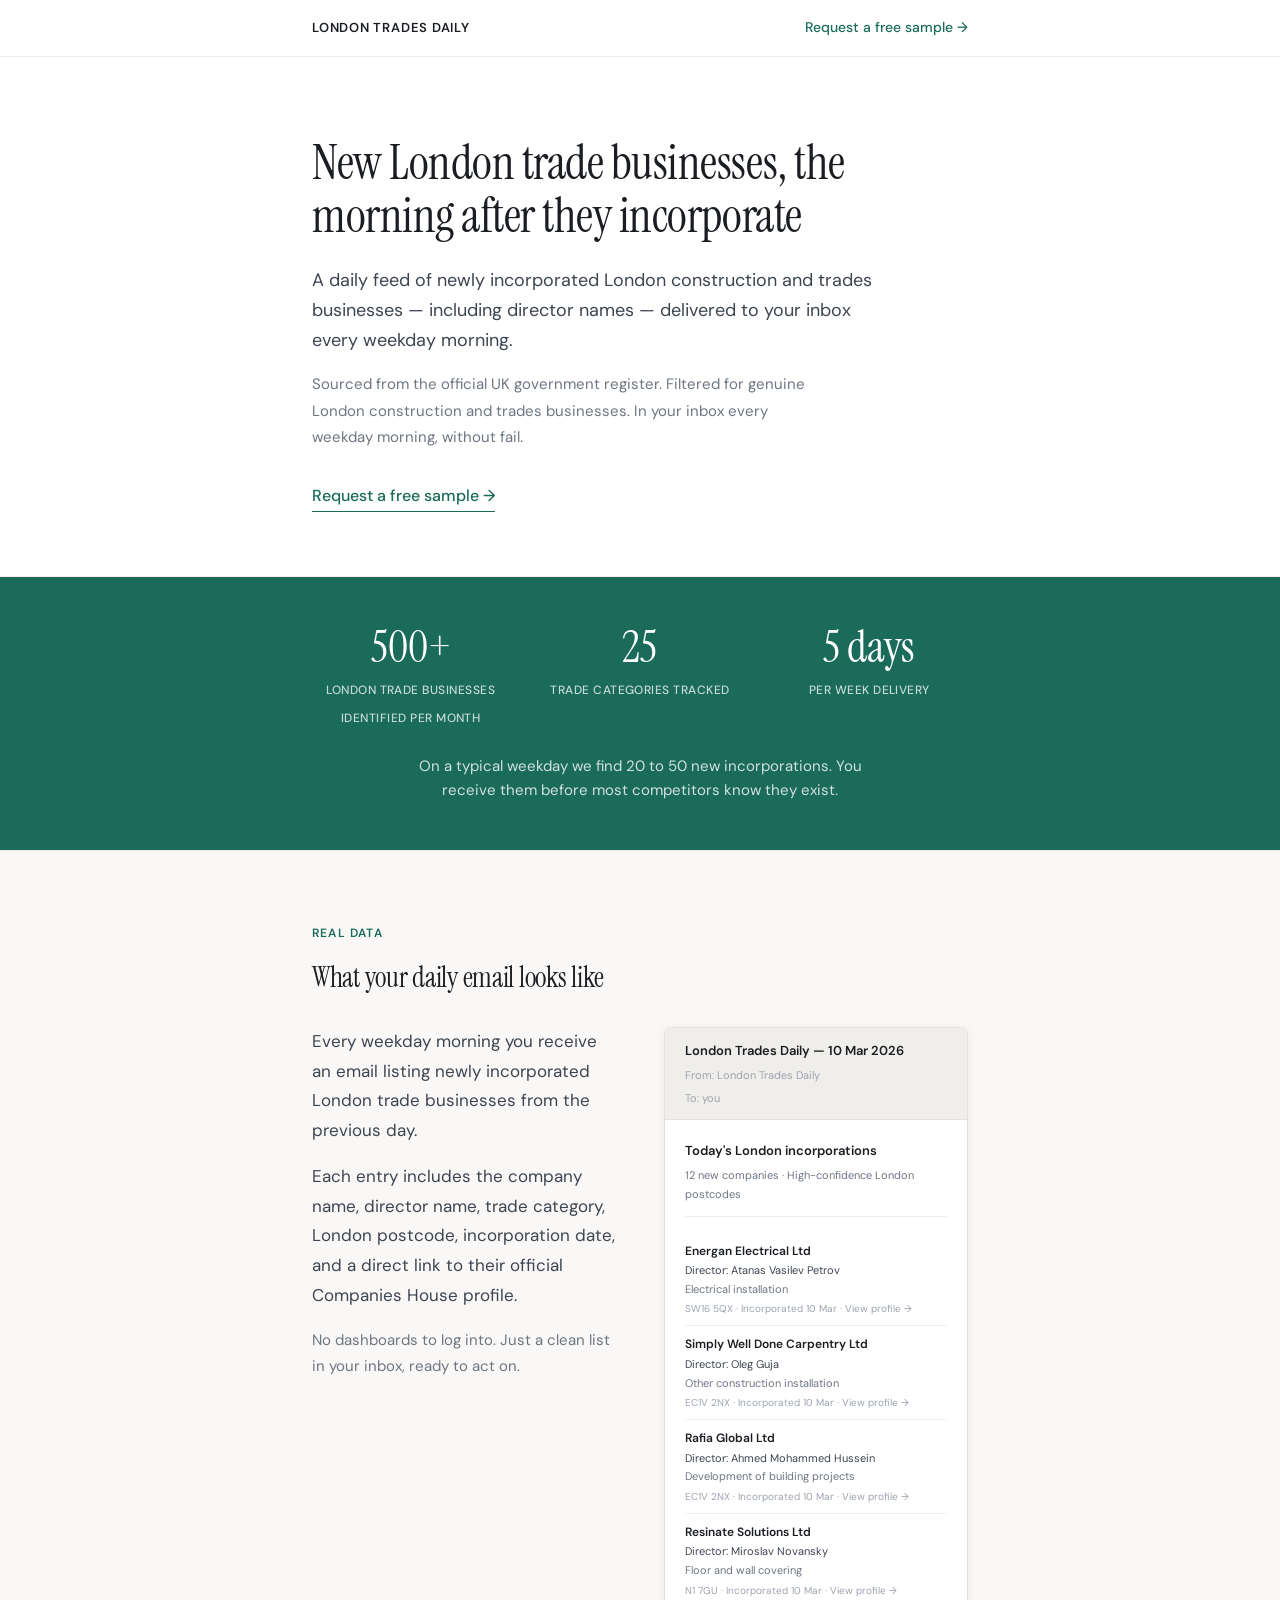
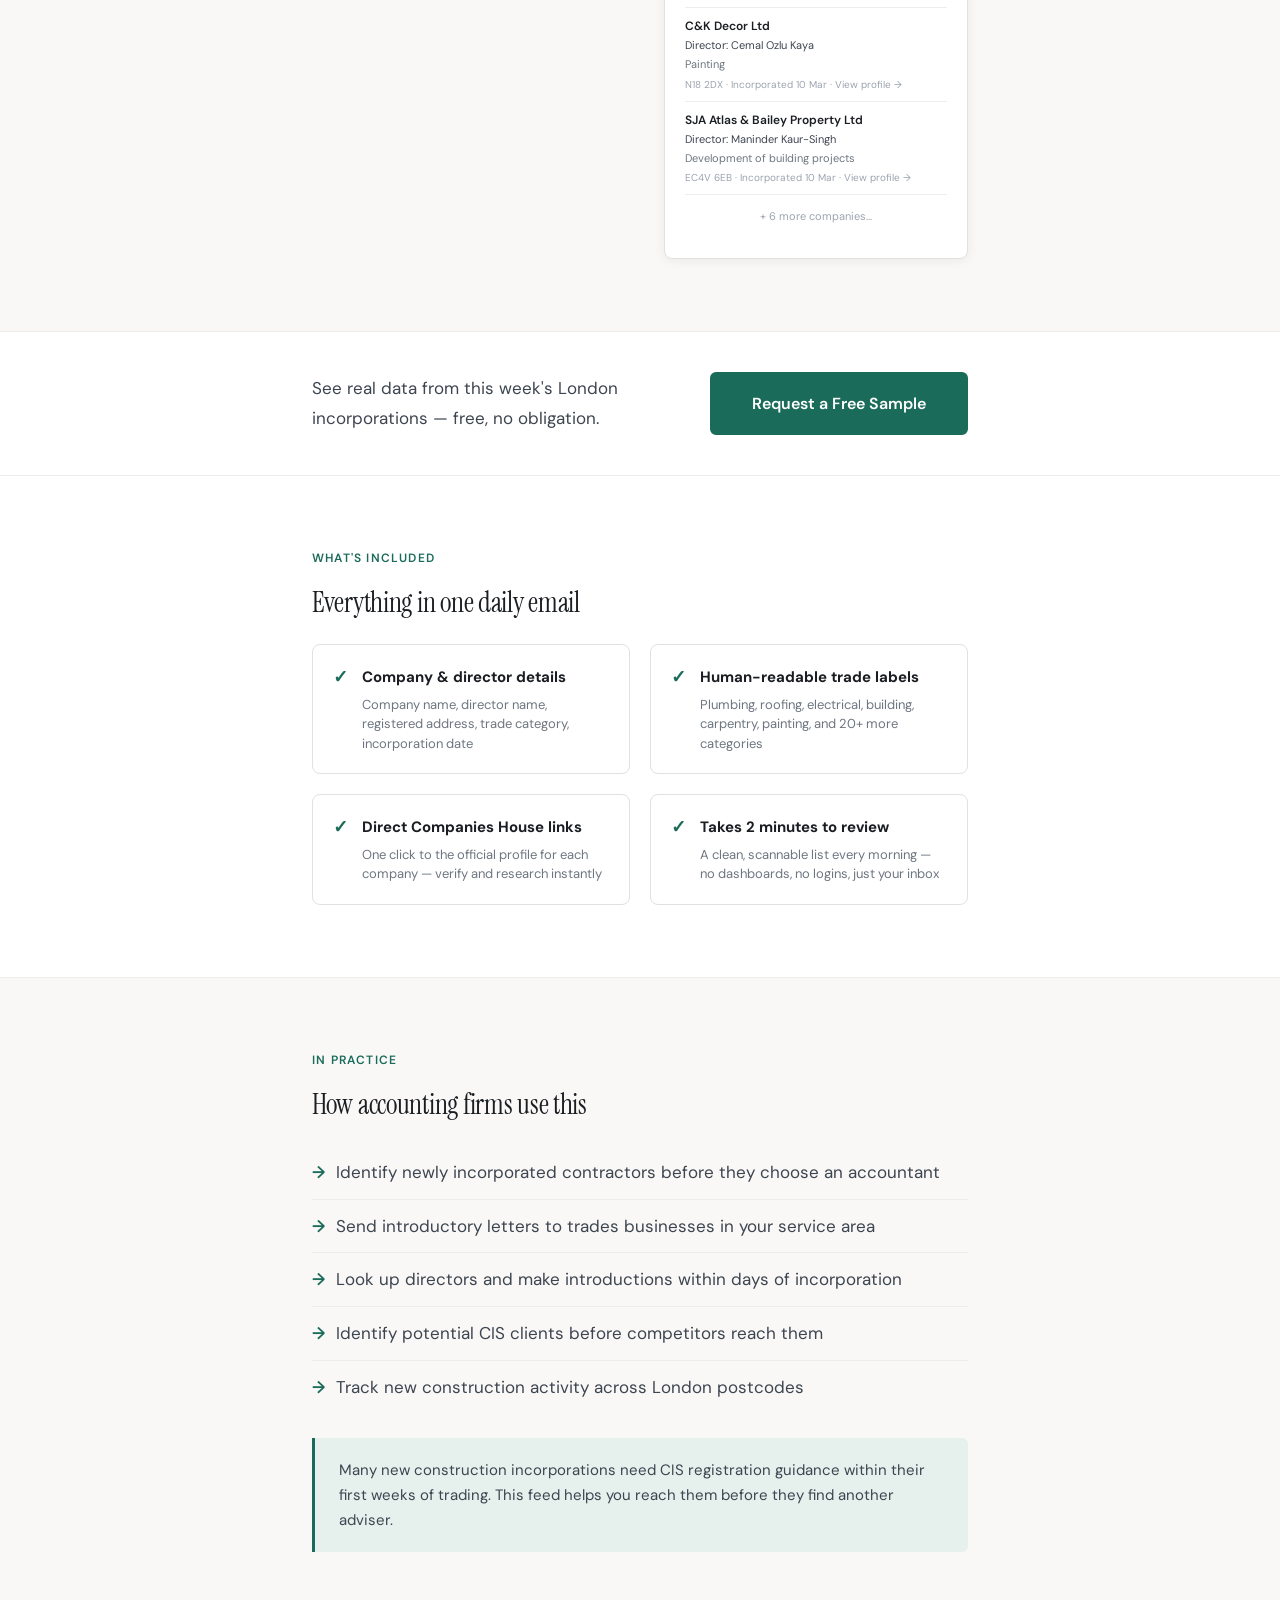
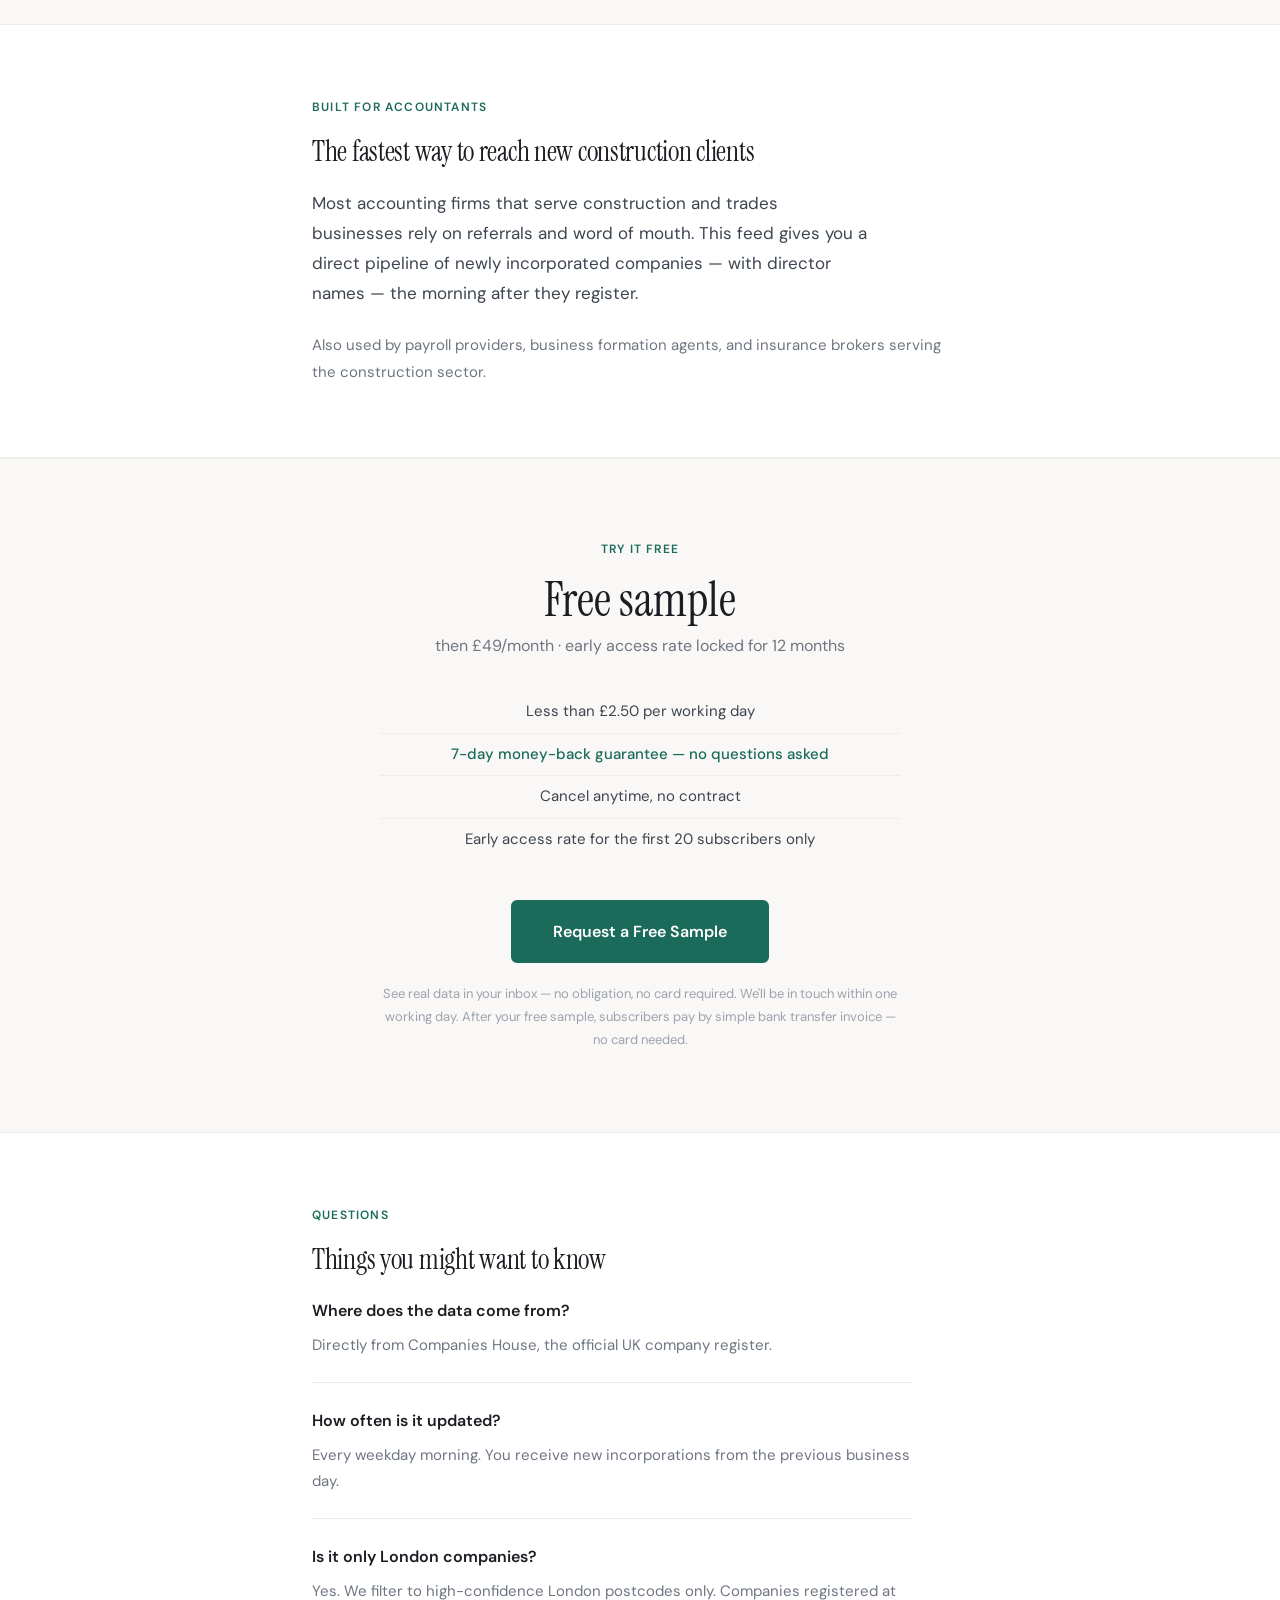
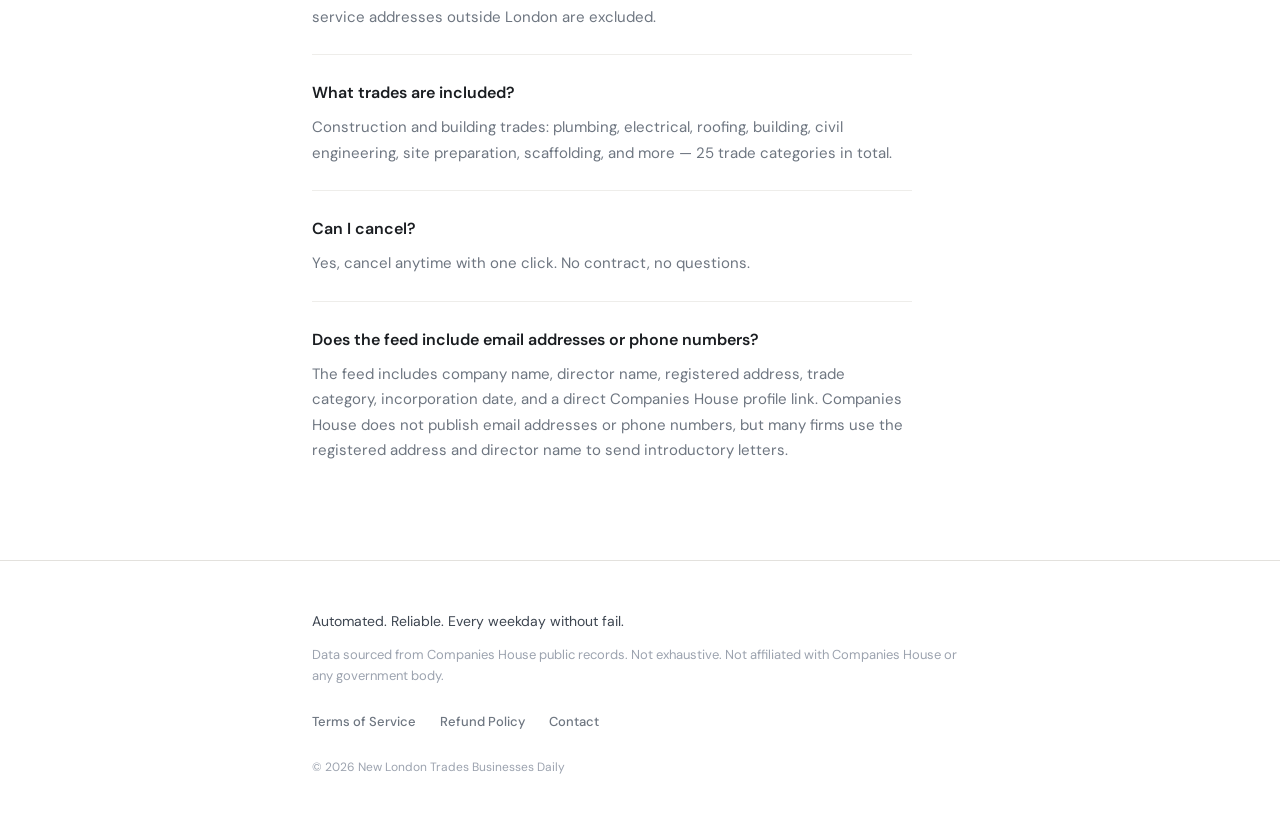
<file: index.html>
<!DOCTYPE html>
<html lang="en">
<head>
    <meta charset="UTF-8">
    <meta name="viewport" content="width=device-width, initial-scale=1.0">
    <title>New London Trades Businesses Daily</title>
    <link rel="preconnect" href="https://fonts.googleapis.com">
    <link rel="preconnect" href="https://fonts.gstatic.com" crossorigin>
    <link href="https://fonts.googleapis.com/css2?family=Instrument+Serif&family=DM+Sans:wght@400;500;600&display=swap" rel="stylesheet">
    <link rel="stylesheet" href="styles.css?v=5">
</head>
<body>

    <nav class="topbar">
        <div class="container topbar-inner">
            <span class="topbar-brand">London Trades Daily</span>
            <a href="https://forms.gle/AXwfoAjnkyXZRsHv6" class="topbar-cta">Request a free sample →</a>
        </div>
    </nav>

    <header class="hero">
        <div class="container">
            <h1>New London trade businesses, the morning after they&nbsp;incorporate</h1>
            <p class="hero-sub">A daily feed of newly incorporated London construction and trades businesses — including director names — delivered to your inbox every weekday morning.</p>
            <p class="hero-detail">Sourced from the official UK government register. Filtered for genuine London construction and trades businesses. In your inbox every weekday morning, without fail.</p>
            <a href="https://forms.gle/AXwfoAjnkyXZRsHv6" class="hero-cta">Request a free sample →</a>
        </div>
    </header>

    <!-- Stat banner -->
    <section class="stat-banner">
        <div class="container">
            <div class="stat-grid">
                <div class="stat-item">
                    <span class="stat-number">500+</span>
                    <span class="stat-label">London trade businesses identified per month</span>
                </div>
                <div class="stat-item">
                    <span class="stat-number">25</span>
                    <span class="stat-label">Trade categories tracked</span>
                </div>
                <div class="stat-item">
                    <span class="stat-number">5 days</span>
                    <span class="stat-label">Per week delivery</span>
                </div>
            </div>
            <p class="stat-supporting">On a typical weekday we find 20 to 50 new incorporations. You receive them before most competitors know they exist.</p>
        </div>
    </section>

    <!-- Email mockup — the proof -->
    <section class="email-mockup-section">
        <div class="container">
            <p class="section-label">Real data</p>
            <h2>What your daily email looks like</h2>
            <div class="email-mockup-layout">
                <div class="email-mockup-text">
                    <p>Every weekday morning you receive an email listing newly incorporated London trade businesses from the previous day.</p>
                    <p>Each entry includes the company name, director name, trade category, London postcode, incorporation date, and a direct link to their official Companies House profile.</p>
                    <p class="muted-text">No dashboards to log into. Just a clean list in your inbox, ready to act on.</p>
                </div>
                <div class="email-mockup-frame">
                    <div class="email-mockup-header">
                        <span class="em-subject">London Trades Daily — 10 Mar 2026</span>
                        <span class="em-from">From: London Trades Daily</span>
                        <span class="em-to">To: you</span>
                    </div>
                    <div class="email-mockup-body">
                        <div class="em-title">Today's London incorporations</div>
                        <div class="em-summary">12 new companies · High-confidence London postcodes</div>
                        <div class="em-entry">
                            <div class="em-company">Energan Electrical Ltd</div>
                            <div class="em-director">Director: Atanas Vasilev Petrov</div>
                            <div class="em-trade">Electrical installation</div>
                            <div class="em-meta">SW16 5QX · Incorporated 10 Mar · View profile →</div>
                        </div>
                        <div class="em-entry">
                            <div class="em-company">Simply Well Done Carpentry Ltd</div>
                            <div class="em-director">Director: Oleg Guja</div>
                            <div class="em-trade">Other construction installation</div>
                            <div class="em-meta">EC1V 2NX · Incorporated 10 Mar · View profile →</div>
                        </div>
                        <div class="em-entry">
                            <div class="em-company">Rafia Global Ltd</div>
                            <div class="em-director">Director: Ahmed Mohammed Hussein</div>
                            <div class="em-trade">Development of building projects</div>
                            <div class="em-meta">EC1V 2NX · Incorporated 10 Mar · View profile →</div>
                        </div>
                        <div class="em-entry">
                            <div class="em-company">Resinate Solutions Ltd</div>
                            <div class="em-director">Director: Miroslav Novansky</div>
                            <div class="em-trade">Floor and wall covering</div>
                            <div class="em-meta">N1 7GU · Incorporated 10 Mar · View profile →</div>
                        </div>
                        <div class="em-entry">
                            <div class="em-company">C&amp;K Decor Ltd</div>
                            <div class="em-director">Director: Cemal Ozlu Kaya</div>
                            <div class="em-trade">Painting</div>
                            <div class="em-meta">N18 2DX · Incorporated 10 Mar · View profile →</div>
                        </div>
                        <div class="em-entry">
                            <div class="em-company">SJA Atlas &amp; Bailey Property Ltd</div>
                            <div class="em-director">Director: Maninder Kaur-Singh</div>
                            <div class="em-trade">Development of building projects</div>
                            <div class="em-meta">EC4V 6EB · Incorporated 10 Mar · View profile →</div>
                        </div>
                        <div class="em-entry em-more">+ 6 more companies...</div>
                    </div>
                </div>
            </div>
        </div>
    </section>

    <!-- Mid-page CTA -->
    <section class="mid-cta">
        <div class="container mid-cta-inner">
            <p class="mid-cta-text">See real data from this week's London incorporations — free, no obligation.</p>
            <a href="https://forms.gle/AXwfoAjnkyXZRsHv6" class="btn btn-primary">Request a Free Sample</a>
        </div>
    </section>

    <!-- What's included — tightened -->
    <section class="section section--bordered">
        <div class="container">
            <p class="section-label">What's included</p>
            <h2>Everything in one daily email</h2>
            <div class="include-grid">
                <div class="include-item">
                    <span class="include-icon">✓</span>
                    <div>
                        <strong>Company &amp; director details</strong>
                        <p>Company name, director name, registered address, trade category, incorporation date</p>
                    </div>
                </div>
                <div class="include-item">
                    <span class="include-icon">✓</span>
                    <div>
                        <strong>Human-readable trade labels</strong>
                        <p>Plumbing, roofing, electrical, building, carpentry, painting, and 20+ more categories</p>
                    </div>
                </div>
                <div class="include-item">
                    <span class="include-icon">✓</span>
                    <div>
                        <strong>Direct Companies House links</strong>
                        <p>One click to the official profile for each company — verify and research instantly</p>
                    </div>
                </div>
                <div class="include-item">
                    <span class="include-icon">✓</span>
                    <div>
                        <strong>Takes 2 minutes to review</strong>
                        <p>A clean, scannable list every morning — no dashboards, no logins, just your inbox</p>
                    </div>
                </div>
            </div>
        </div>
    </section>

    <!-- How firms use this -->
    <section class="section section--warm section--bordered">
        <div class="container">
            <p class="section-label">In practice</p>
            <h2>How accounting firms use this</h2>
            <ul class="use-case-list">
                <li>Identify newly incorporated contractors before they choose an accountant</li>
                <li>Send introductory letters to trades businesses in your service area</li>
                <li>Look up directors and make introductions within days of incorporation</li>
                <li>Identify potential CIS clients before competitors reach them</li>
                <li>Track new construction activity across London postcodes</li>
            </ul>
            <p class="cis-callout">Many new construction incorporations need CIS registration guidance within their first weeks of trading. This feed helps you reach them before they find another adviser.</p>
        </div>
    </section>

    <!-- Built for -->
    <section class="section section--bordered">
        <div class="container">
            <p class="section-label">Built for accountants</p>
            <h2>The fastest way to reach new construction clients</h2>
            <p style="color: var(--ink-secondary); font-size: 1.0625rem; max-width: 560px; margin-bottom: 1.5rem;">Most accounting firms that serve construction and trades businesses rely on referrals and word of mouth. This feed gives you a direct pipeline of newly incorporated companies — with director names — the morning after they register.</p>
            <p style="color: var(--ink-muted); font-size: 0.9375rem;">Also used by payroll providers, business formation agents, and insurance brokers serving the construction sector.</p>
        </div>
    </section>

    <!-- Pricing -->
    <section class="pricing-section">
        <div class="container">
            <div class="pricing-card">
                <p class="section-label">Try it free</p>
                <div class="pricing-amount">Free sample</div>
                <div class="pricing-period">then £49/month · early access rate locked for 12 months</div>
                <ul class="pricing-details">
                    <li>Less than £2.50 per working day</li>
                    <li class="highlight">7-day money-back guarantee — no questions asked</li>
                    <li>Cancel anytime, no contract</li>
                    <li>Early access rate for the first 20 subscribers only</li>
                </ul>
                <div class="btn-group">
                    <a href="https://forms.gle/AXwfoAjnkyXZRsHv6" class="btn btn-primary">Request a Free Sample</a>
                </div>
                <p class="pricing-footnote">See real data in your inbox — no obligation, no card required. We'll be in touch within one working day. After your free sample, subscribers pay by simple bank transfer invoice — no card needed.</p>
            </div>
        </div>
    </section>

    <!-- FAQ -->
    <section class="section">
        <div class="container">
            <p class="section-label">Questions</p>
            <h2>Things you might want to know</h2>
            <div class="faq-list">
                <div class="faq-item">
                    <p class="faq-q">Where does the data come from?</p>
                    <p class="faq-a">Directly from Companies House, the official UK company register.</p>
                </div>
                <div class="faq-item">
                    <p class="faq-q">How often is it updated?</p>
                    <p class="faq-a">Every weekday morning. You receive new incorporations from the previous business day.</p>
                </div>
                <div class="faq-item">
                    <p class="faq-q">Is it only London companies?</p>
                    <p class="faq-a">Yes. We filter to high-confidence London postcodes only. Companies registered at service addresses outside London are excluded.</p>
                </div>
                <div class="faq-item">
                    <p class="faq-q">What trades are included?</p>
                    <p class="faq-a">Construction and building trades: plumbing, electrical, roofing, building, civil engineering, site preparation, scaffolding, and more — 25 trade categories in total.</p>
                </div>
                <div class="faq-item">
                    <p class="faq-q">Can I cancel?</p>
                    <p class="faq-a">Yes, cancel anytime with one click. No contract, no questions.</p>
                </div>
                <div class="faq-item">
                    <p class="faq-q">Does the feed include email addresses or phone numbers?</p>
                    <p class="faq-a">The feed includes company name, director name, registered address, trade category, incorporation date, and a direct Companies House profile link. Companies House does not publish email addresses or phone numbers, but many firms use the registered address and director name to send introductory letters.</p>
                </div>
            </div>
        </div>
    </section>

    <!-- Footer -->
    <footer class="footer">
        <div class="container">
            <p class="footer-trust">Automated. Reliable. Every weekday without fail.</p>
            <p class="footer-disclaimer">Data sourced from Companies House public records. Not exhaustive. Not affiliated with Companies House or any government body.</p>
            <div class="footer-links">
                <a href="terms.html">Terms of Service</a>
                <a href="refund.html">Refund Policy</a>
                <a href="mailto:brahma27246@gmail.com">Contact</a>
            </div>
            <p class="footer-copy">© 2026 New London Trades Businesses Daily</p>
        </div>
    </footer>

</body>
</html>
</file>
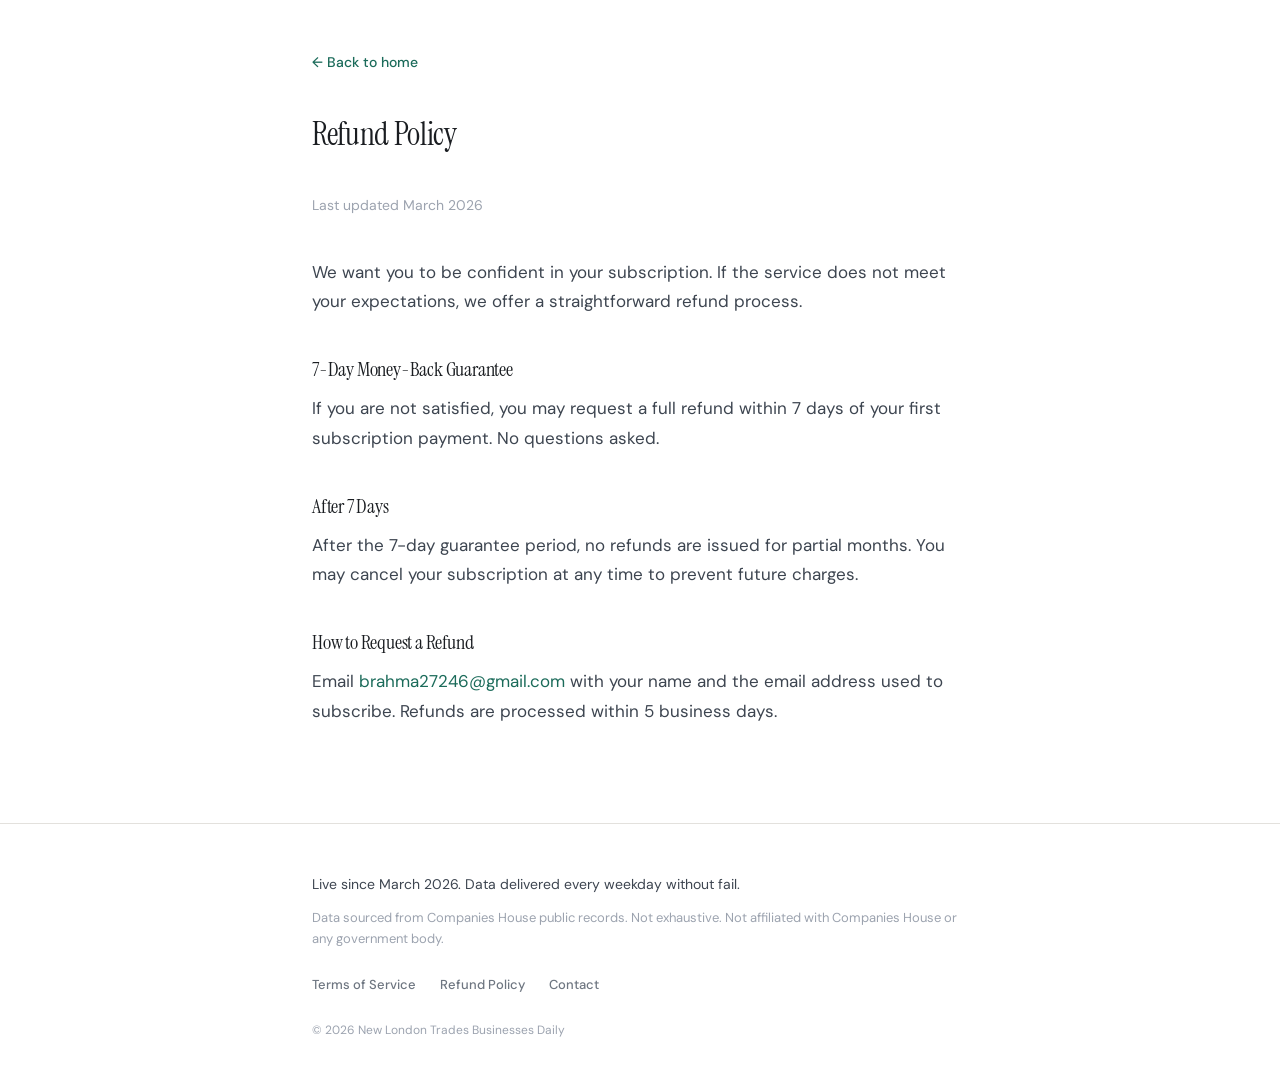
<file: refund.html>
<!DOCTYPE html>
<html lang="en">
<head>
    <meta charset="UTF-8">
    <meta name="viewport" content="width=device-width, initial-scale=1.0">
    <title>Refund Policy — New London Trades Businesses Daily</title>
    <link rel="preconnect" href="https://fonts.googleapis.com">
    <link rel="preconnect" href="https://fonts.gstatic.com" crossorigin>
    <link href="https://fonts.googleapis.com/css2?family=Instrument+Serif&family=DM+Sans:wght@400;500;600&display=swap" rel="stylesheet">
    <link rel="stylesheet" href="styles.css?v=5">
</head>
<body>

    <div class="legal-page">
        <div class="container">

            <a class="back-link" href="index.html">← Back to home</a>

            <h1>Refund Policy</h1>
            <p style="color: var(--ink-faint); font-size: 0.875rem; margin-bottom: 2.5rem;">Last updated March 2026</p>

            <p>We want you to be confident in your subscription. If the service does not meet your expectations, we offer a straightforward refund process.</p>

            <h2>7-Day Money-Back Guarantee</h2>
            <p>If you are not satisfied, you may request a full refund within 7 days of your first subscription payment. No questions asked.</p>

            <h2>After 7 Days</h2>
            <p>After the 7-day guarantee period, no refunds are issued for partial months. You may cancel your subscription at any time to prevent future charges.</p>

            <h2>How to Request a Refund</h2>
            <p>Email <a href="mailto:brahma27246@gmail.com">brahma27246@gmail.com</a> with your name and the email address used to subscribe. Refunds are processed within 5 business days.</p>

        </div>
    </div>

    <footer class="footer">
        <div class="container">
            <p class="footer-trust">Live since March 2026. Data delivered every weekday without fail.</p>
            <p class="footer-disclaimer">Data sourced from Companies House public records. Not exhaustive. Not affiliated with Companies House or any government body.</p>
            <div class="footer-links">
                <a href="terms.html">Terms of Service</a>
                <a href="refund.html">Refund Policy</a>
                <a href="mailto:brahma27246@gmail.com">Contact</a>
            </div>
            <p class="footer-copy">© 2026 New London Trades Businesses Daily</p>
        </div>
    </footer>

</body>
</html>
</file>
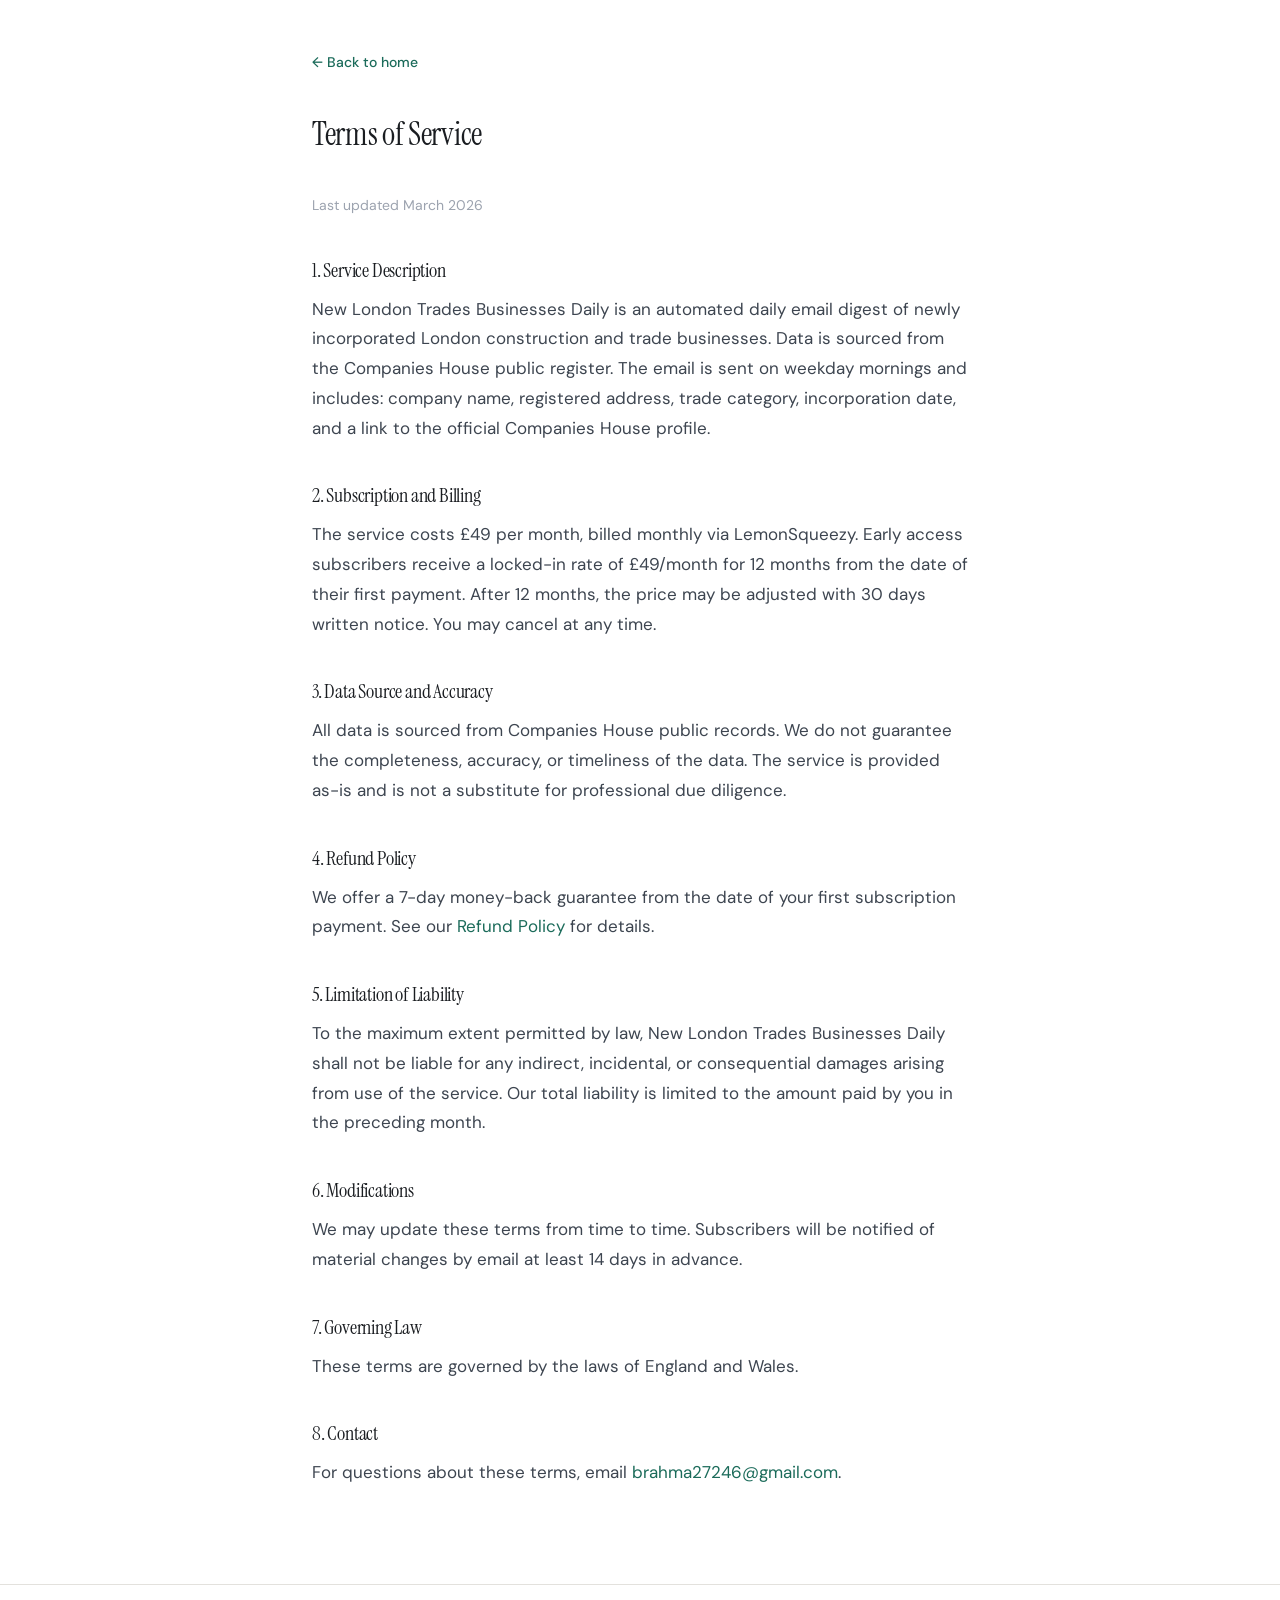
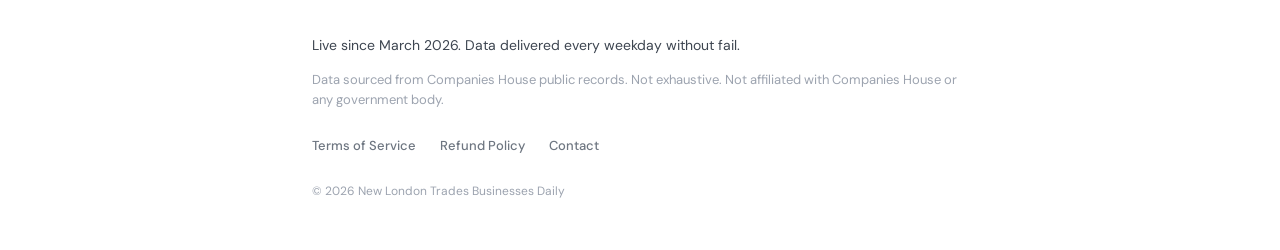
<file: terms.html>
<!DOCTYPE html>
<html lang="en">
<head>
    <meta charset="UTF-8">
    <meta name="viewport" content="width=device-width, initial-scale=1.0">
    <title>Terms of Service — New London Trades Businesses Daily</title>
    <link rel="preconnect" href="https://fonts.googleapis.com">
    <link rel="preconnect" href="https://fonts.gstatic.com" crossorigin>
    <link href="https://fonts.googleapis.com/css2?family=Instrument+Serif&family=DM+Sans:wght@400;500;600&display=swap" rel="stylesheet">
    <link rel="stylesheet" href="styles.css?v=5">
</head>
<body>

    <div class="legal-page">
        <div class="container">

            <a class="back-link" href="index.html">← Back to home</a>

            <h1>Terms of Service</h1>
            <p style="color: var(--ink-faint); font-size: 0.875rem; margin-bottom: 2.5rem;">Last updated March 2026</p>

            <h2>1. Service Description</h2>
            <p>New London Trades Businesses Daily is an automated daily email digest of newly incorporated London construction and trade businesses. Data is sourced from the Companies House public register. The email is sent on weekday mornings and includes: company name, registered address, trade category, incorporation date, and a link to the official Companies House profile.</p>

            <h2>2. Subscription and Billing</h2>
            <p>The service costs £49 per month, billed monthly via LemonSqueezy. Early access subscribers receive a locked-in rate of £49/month for 12 months from the date of their first payment. After 12 months, the price may be adjusted with 30 days written notice. You may cancel at any time.</p>

            <h2>3. Data Source and Accuracy</h2>
            <p>All data is sourced from Companies House public records. We do not guarantee the completeness, accuracy, or timeliness of the data. The service is provided as-is and is not a substitute for professional due diligence.</p>

            <h2>4. Refund Policy</h2>
            <p>We offer a 7-day money-back guarantee from the date of your first subscription payment. See our <a href="refund.html">Refund Policy</a> for details.</p>

            <h2>5. Limitation of Liability</h2>
            <p>To the maximum extent permitted by law, New London Trades Businesses Daily shall not be liable for any indirect, incidental, or consequential damages arising from use of the service. Our total liability is limited to the amount paid by you in the preceding month.</p>

            <h2>6. Modifications</h2>
            <p>We may update these terms from time to time. Subscribers will be notified of material changes by email at least 14 days in advance.</p>

            <h2>7. Governing Law</h2>
            <p>These terms are governed by the laws of England and Wales.</p>

            <h2>8. Contact</h2>
            <p>For questions about these terms, email <a href="mailto:brahma27246@gmail.com">brahma27246@gmail.com</a>.</p>

        </div>
    </div>

    <footer class="footer">
        <div class="container">
            <p class="footer-trust">Live since March 2026. Data delivered every weekday without fail.</p>
            <p class="footer-disclaimer">Data sourced from Companies House public records. Not exhaustive. Not affiliated with Companies House or any government body.</p>
            <div class="footer-links">
                <a href="terms.html">Terms of Service</a>
                <a href="refund.html">Refund Policy</a>
                <a href="mailto:brahma27246@gmail.com">Contact</a>
            </div>
            <p class="footer-copy">© 2026 New London Trades Businesses Daily</p>
        </div>
    </footer>

</body>
</html>
</file>
<file: styles.css>
:root {
    --serif: 'Instrument Serif', Georgia, 'Times New Roman', serif;
    --sans: 'DM Sans', -apple-system, BlinkMacSystemFont, sans-serif;
    --ink: #1a1d21;
    --ink-secondary: #3d4550;
    --ink-muted: #6e7681;
    --ink-faint: #9ca3af;
    --surface: #ffffff;
    --surface-warm: #f9f8f6;
    --surface-accent: #f0eeeb;
    --accent: #1b6b5a;
    --accent-hover: #145849;
    --accent-faint: #e6f0ed;
    --rule: #e3e1dd;
    --rule-light: #eeedea;
    --max-w: 720px;
    --px: 2rem;
}

*, *::before, *::after { margin: 0; padding: 0; box-sizing: border-box; }
html { font-size: 16px; -webkit-font-smoothing: antialiased; -moz-osx-font-smoothing: grayscale; }
body { font-family: var(--sans); color: var(--ink); background: var(--surface); line-height: 1.7; }

.container { max-width: var(--max-w); margin: 0 auto; padding: 0 var(--px); }

h1, h2, h3 { font-family: var(--serif); font-weight: 400; letter-spacing: -0.01em; }
h2 { font-size: 1.75rem; color: var(--ink); margin-bottom: 1.25rem; line-height: 1.25; }
p { color: var(--ink-secondary); font-size: 1.0625rem; line-height: 1.75; }
a { color: var(--accent); text-decoration: none; transition: color 0.15s ease; }
a:hover { color: var(--accent-hover); }

/* Topbar */
.topbar { border-bottom: 1px solid var(--rule-light); padding: 1rem 0; }
.topbar-inner { display: flex; align-items: center; justify-content: space-between; }
.topbar-brand { font-family: var(--sans); font-size: 0.8125rem; font-weight: 600; letter-spacing: 0.06em; text-transform: uppercase; color: var(--ink); }
.topbar-cta { font-size: 0.875rem; font-weight: 500; color: var(--accent); }

/* Hero */
.hero { padding: 5rem 0 4rem; border-bottom: 1px solid var(--rule-light); }
.hero h1 { font-size: 3rem; line-height: 1.1; color: var(--ink); margin-bottom: 1.5rem; max-width: 620px; }
.hero-sub { font-size: 1.125rem; color: var(--ink-secondary); margin-bottom: 1rem; max-width: 580px; line-height: 1.65; }
.hero-detail { font-size: 0.9375rem; color: var(--ink-muted); max-width: 520px; margin-bottom: 2rem; }
.hero-cta { display: inline-flex; align-items: center; gap: 0.375rem; font-weight: 500; font-size: 1rem; color: var(--accent); border-bottom: 1px solid var(--accent); padding-bottom: 2px; transition: all 0.15s ease; }
.hero-cta:hover { color: var(--accent-hover); border-color: var(--accent-hover); }

/* Stat banner — redesigned as grid */
.stat-banner { background: var(--accent); color: #fff; padding: 3rem 0; border-bottom: none; }
.stat-grid { display: grid; grid-template-columns: repeat(3, 1fr); gap: 2rem; margin-bottom: 1.5rem; }
.stat-item { text-align: center; }
.stat-number { font-family: var(--serif); font-size: 2.75rem; line-height: 1; display: block; margin-bottom: 0.375rem; color: #fff; }
.stat-label { font-size: 0.75rem; font-weight: 500; letter-spacing: 0.04em; text-transform: uppercase; color: rgba(255,255,255,0.75); }
.stat-supporting { font-size: 0.9375rem; color: rgba(255,255,255,0.8); text-align: center; max-width: 500px; margin: 0 auto; line-height: 1.6; }

/* Section utility */
.section { padding: 4.5rem 0; }
.section--bordered { border-bottom: 1px solid var(--rule-light); }
.section--warm { background: var(--surface-warm); }
.section-label { font-family: var(--sans); font-size: 0.75rem; font-weight: 600; letter-spacing: 0.1em; text-transform: uppercase; color: var(--accent); margin-bottom: 1rem; }
.muted-text { color: var(--ink-muted); font-size: 0.9375rem; }

/* Email mockup */
.email-mockup-section { padding: 4.5rem 0; background: var(--surface-warm); border-top: 1px solid var(--rule-light); border-bottom: 1px solid var(--rule-light); }
.email-mockup-layout { display: grid; grid-template-columns: 1fr 1fr; gap: 3rem; align-items: start; margin-top: 2rem; }
.email-mockup-text p { margin-bottom: 1rem; }
.email-mockup-frame { background: var(--surface); border: 1px solid var(--rule); border-radius: 8px; overflow: hidden; box-shadow: 0 2px 12px rgba(0,0,0,0.06); }
.email-mockup-header { background: var(--surface-accent); padding: 0.75rem 1.25rem; border-bottom: 1px solid var(--rule); display: flex; flex-direction: column; gap: 0.25rem; }
.email-mockup-header .em-from, .email-mockup-header .em-to { font-size: 0.6875rem; color: var(--ink-faint); }
.email-mockup-header .em-subject { font-size: 0.8125rem; font-weight: 600; color: var(--ink); }
.email-mockup-body { padding: 1.25rem; }
.email-mockup-body .em-title { font-family: var(--sans); font-weight: 600; font-size: 0.8125rem; color: var(--ink); margin-bottom: 0.25rem; }
.email-mockup-body .em-summary { font-size: 0.6875rem; color: var(--ink-muted); margin-bottom: 1rem; padding-bottom: 0.75rem; border-bottom: 1px solid var(--rule-light); }
.email-mockup-body .em-entry { padding: 0.5rem 0; border-bottom: 1px solid var(--rule-light); }
.email-mockup-body .em-entry:last-child { border-bottom: none; }
.email-mockup-body .em-company { font-size: 0.75rem; font-weight: 600; color: var(--ink); }
.email-mockup-body .em-director { font-size: 0.6875rem; color: var(--ink-secondary); }
.email-mockup-body .em-trade { font-size: 0.6875rem; color: var(--ink-muted); }
.email-mockup-body .em-meta { font-size: 0.625rem; color: var(--ink-faint); margin-top: 0.125rem; }
.email-mockup-body .em-more { text-align: center; color: var(--ink-faint); font-size: 0.6875rem; padding: 0.75rem 0; border-bottom: none; }

/* Mid-page CTA */
.mid-cta { padding: 2.5rem 0; border-bottom: 1px solid var(--rule-light); background: var(--surface); }
.mid-cta-inner { display: flex; align-items: center; justify-content: space-between; gap: 2rem; flex-wrap: wrap; }
.mid-cta-text { font-size: 1.0625rem; color: var(--ink-secondary); margin: 0; flex: 1; }

/* Include grid — 2x2 cards */
.include-grid { display: grid; grid-template-columns: 1fr 1fr; gap: 1.25rem; margin-top: 1.5rem; }
.include-item { display: flex; gap: 0.875rem; padding: 1.25rem; border: 1px solid var(--rule); border-radius: 8px; background: var(--surface); }
.include-icon { color: var(--accent); font-weight: 700; font-size: 1.125rem; flex-shrink: 0; line-height: 1.4; }
.include-item strong { font-size: 0.9375rem; color: var(--ink); display: block; margin-bottom: 0.25rem; }
.include-item p { font-size: 0.8125rem; color: var(--ink-muted); line-height: 1.5; margin: 0; }

/* Use case list */
.use-case-list { list-style: none; margin: 1.5rem 0; }
.use-case-list li { padding: 0.75rem 0; padding-left: 1.5rem; position: relative; font-size: 1.0625rem; color: var(--ink-secondary); border-bottom: 1px solid var(--rule-light); }
.use-case-list li:last-child { border-bottom: none; }
.use-case-list li::before { content: "→"; position: absolute; left: 0; color: var(--accent); font-weight: 600; }

/* CIS callout */
.cis-callout { margin-top: 1.5rem; padding: 1.25rem 1.5rem; background: var(--accent-faint); border-left: 3px solid var(--accent); border-radius: 0 6px 6px 0; font-size: 0.9375rem; color: var(--ink-secondary); line-height: 1.65; }

/* Audience grid */
.audience-grid { display: grid; grid-template-columns: 1fr 1fr; gap: 1rem; margin-top: 1.5rem; }
.audience-card { padding: 1.25rem 1.5rem; background: var(--surface); border: 1px solid var(--rule); border-radius: 6px; font-size: 0.9375rem; color: var(--ink-secondary); line-height: 1.5; }

/* Pricing */
.pricing-section { padding: 5rem 0; background: var(--surface-warm); border-top: 1px solid var(--rule-light); border-bottom: 1px solid var(--rule-light); }
.pricing-card { max-width: 520px; margin: 0 auto; text-align: center; }
.pricing-amount { font-family: var(--serif); font-size: 3rem; color: var(--ink); line-height: 1; margin-bottom: 0.5rem; }
.pricing-period { font-size: 1rem; color: var(--ink-muted); margin-bottom: 2rem; }
.pricing-details { list-style: none; margin-bottom: 2.5rem; }
.pricing-details li { padding: 0.5rem 0; font-size: 0.9375rem; color: var(--ink-secondary); }
.pricing-details li.highlight { color: var(--accent); font-weight: 500; }
.pricing-details li + li { border-top: 1px solid var(--rule-light); }

/* Buttons */
.btn-group { display: flex; gap: 0.75rem; justify-content: center; flex-wrap: wrap; margin-bottom: 1.25rem; }
.btn { display: inline-flex; align-items: center; justify-content: center; padding: 1rem 2.5rem; font-family: var(--sans); font-size: 1rem; font-weight: 600; border-radius: 6px; text-decoration: none; transition: all 0.2s ease; cursor: pointer; border: 2px solid transparent; min-width: 240px; }
.btn-primary { background: var(--accent); color: #fff; border-color: var(--accent); }
.btn-primary:hover { background: var(--accent-hover); border-color: var(--accent-hover); color: #fff; }
.pricing-footnote { font-size: 0.8125rem; color: var(--ink-faint); }

/* FAQ */
.faq-list { max-width: 600px; }
.faq-item { padding: 1.5rem 0; border-bottom: 1px solid var(--rule-light); }
.faq-item:first-child { padding-top: 0; }
.faq-item:last-child { border-bottom: none; }
.faq-q { font-family: var(--sans); font-weight: 600; font-size: 1rem; color: var(--ink); margin-bottom: 0.5rem; }
.faq-a { font-size: 0.9375rem; color: var(--ink-muted); line-height: 1.7; }

/* Footer */
.footer { border-top: 1px solid var(--rule); padding: 3rem 0; background: var(--surface); }
.footer-trust { font-size: 0.875rem; color: var(--ink-secondary); margin-bottom: 0.75rem; }
.footer-disclaimer { font-size: 0.8125rem; color: var(--ink-faint); margin-bottom: 1.5rem; line-height: 1.6; }
.footer-links { display: flex; gap: 1.5rem; flex-wrap: wrap; margin-bottom: 1.5rem; }
.footer-links a { font-size: 0.8125rem; font-weight: 500; color: var(--ink-muted); }
.footer-links a:hover { color: var(--accent); }
.footer-copy { font-size: 0.75rem; color: var(--ink-faint); }

/* Legal pages */
.legal-page { padding: 3rem 0 5rem; }
.legal-page .back-link { display: inline-block; font-size: 0.875rem; font-weight: 500; color: var(--accent); margin-bottom: 2rem; }
.legal-page h1 { font-size: 2rem; margin-bottom: 2rem; }
.legal-page h2 { font-size: 1.25rem; margin-top: 2.5rem; margin-bottom: 0.75rem; }
.legal-page p { margin-bottom: 1rem; }

/* Responsive */
@media (max-width: 640px) {
    :root { --px: 1.25rem; }
    .hero { padding: 3rem 0 2.5rem; }
    .hero h1 { font-size: 2rem; }
    .stat-grid { grid-template-columns: 1fr; gap: 1.5rem; }
    .stat-number { font-size: 2.25rem; }
    h2 { font-size: 1.5rem; }
    .email-mockup-layout { grid-template-columns: 1fr; gap: 2rem; }
    .include-grid { grid-template-columns: 1fr; }
    .audience-grid { grid-template-columns: 1fr; }
    .mid-cta-inner { flex-direction: column; text-align: center; }
    .btn-group { flex-direction: column; }
    .btn { width: 100%; min-width: unset; }
    .pricing-amount { font-size: 2.25rem; }
    .section { padding: 3rem 0; }
    .email-mockup-section { padding: 3rem 0; }
    .pricing-section { padding: 3.5rem 0; }
}
</file>
